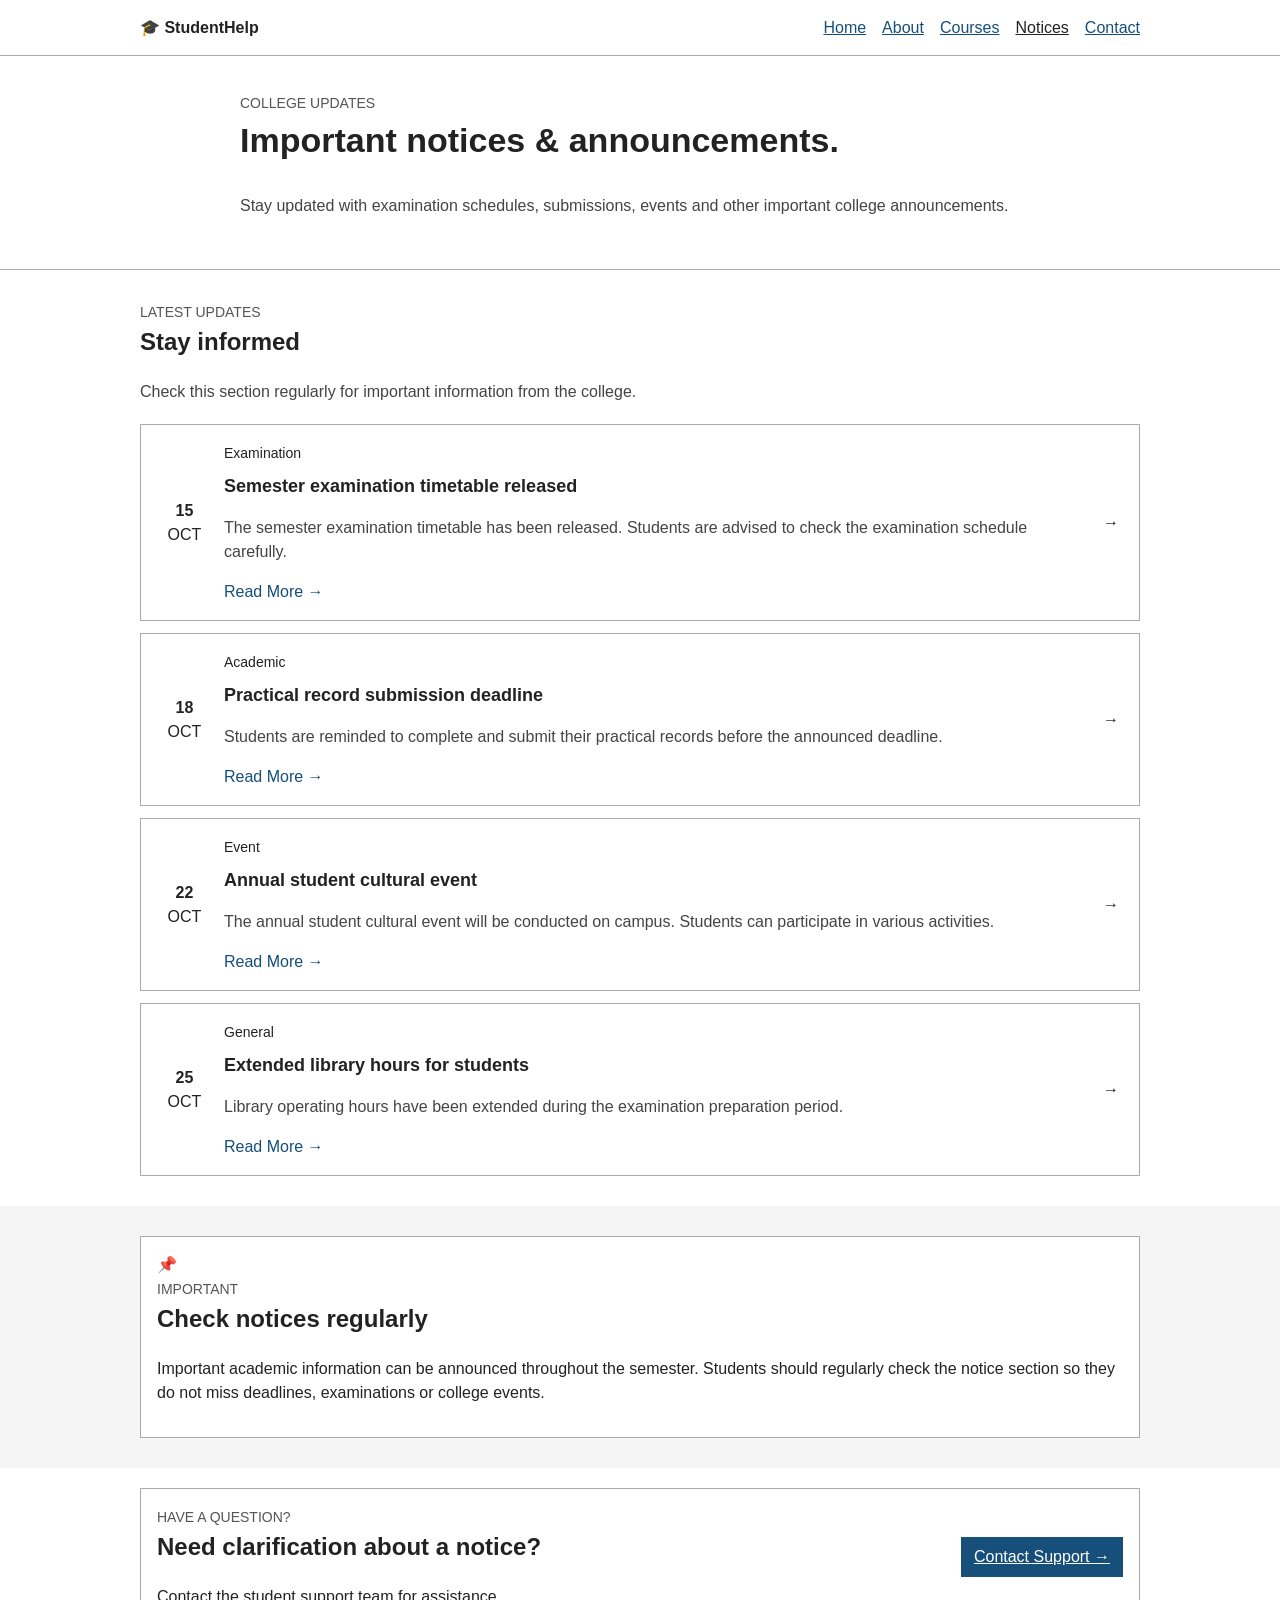
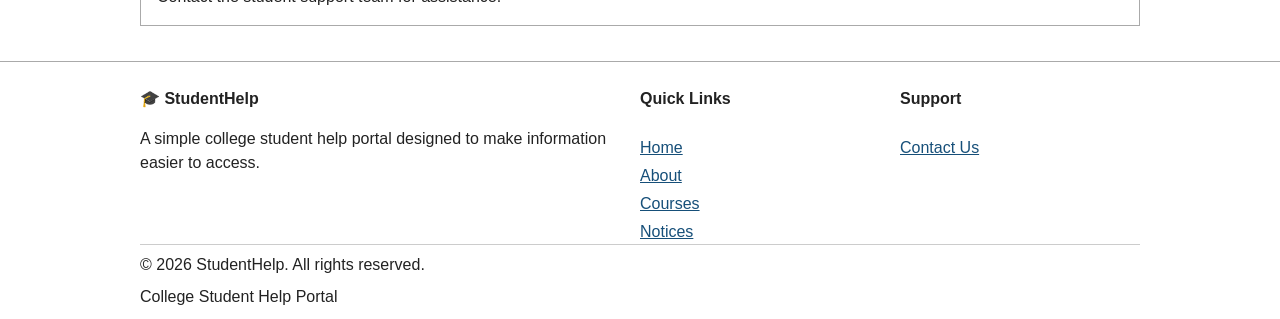
<file: notices.html>
<!DOCTYPE html>
<html lang="en">
<head>
    <meta charset="UTF-8">
    <meta name="viewport" content="width=device-width, initial-scale=1.0">
    <title>Notices | StudentHelp</title>
    <link rel="stylesheet" href="style.css">
</head>
<body>
    <!-- Navigation -->
    <header class="navbar">
        <div class="nav-container">
            <a href="index.html" class="logo">🎓 StudentHelp</a>
            <button class="menu-toggle" onclick="toggleMenu()">☰</button>
            <nav id="navMenu">
                <a href="index.html">Home</a>
                <a href="about.html">About</a>
                <a href="courses.html">Courses</a>
                <a href="notices.html" class="active">Notices</a>
                <a href="contact.html">Contact</a>
            </nav>
        </div>
    </header>
    <main>
        <!-- Page Hero -->
        <section class="page-hero">
            <div>
                <span class="hero-badge">COLLEGE UPDATES</span>
                <h1>
                    Important
                    <span>notices & announcements.</span>
                </h1>
                <p>
                    Stay updated with examination schedules,
                    submissions, events and other important
                    college announcements.
                </p>
            </div>
        </section>
        <!-- Notices Section -->
        <section class="section">
            <div class="section-heading">
                <span class="section-label">LATEST UPDATES</span>
                <h2>Stay informed</h2>
                <p>
                    Check this section regularly for important
                    information from the college.
                </p>
            </div>
            <div class="notices-list">
                <!-- Notice 1 -->
                <div class="notice-card">
                    <div class="notice-date">
                        <strong>15</strong>
                        <span>OCT</span>
                    </div>
                    <div class="notice-info">
                        <span class="notice-category important">
                            Examination
                        </span>
                        <h3>
                            Semester examination timetable released
                        </h3>
                        <p>
                            The semester examination timetable has
                            been released. Students are advised to
                            check the examination schedule carefully.
                        </p>
                        <button
                            class="text-button"
                            onclick="showNotice(
                                'Semester Examination Timetable',
                                'The semester examination timetable has been released. Students should check their respective examination dates, timings and examination halls carefully. Please contact the college office if you have any questions.'
                            )">
                            Read More →
                        </button>
                    </div>
                    <div class="notice-arrow">
                        →
                    </div>
                </div>
                <!-- Notice 2 -->
                <div class="notice-card">
                    <div class="notice-date">
                        <strong>18</strong>
                        <span>OCT</span>
                    </div>
                    <div class="notice-info">
                        <span class="notice-category academic">
                            Academic
                        </span>
                        <h3>
                            Practical record submission deadline
                        </h3>
                        <p>
                            Students are reminded to complete and
                            submit their practical records before
                            the announced deadline.
                        </p>
                        <button
                            class="text-button"
                            onclick="showNotice(
                                'Practical Record Submission',
                                'Students must complete their practical records and submit them to their respective subject teachers before the deadline. Make sure all required experiments and observations are properly completed.'
                            )">
                            Read More →
                        </button>
                    </div>
                    <div class="notice-arrow">
                        →
                    </div>
                </div>
                <!-- Notice 3 -->
                <div class="notice-card">
                    <div class="notice-date">
                        <strong>22</strong>
                        <span>OCT</span>
                    </div>
                    <div class="notice-info">
                        <span class="notice-category event">
                            Event
                        </span>
                        <h3>
                            Annual student cultural event
                        </h3>
                        <p>
                            The annual student cultural event will
                            be conducted on campus. Students can
                            participate in various activities.
                        </p>
                        <button
                            class="text-button"
                            onclick="showNotice(
                                'Annual Student Cultural Event',
                                'The annual student cultural event will include cultural performances, competitions and other student activities. Students interested in participating should contact the event coordinators for registration details.'
                            )">
                            Read More →
                        </button>
                    </div>
                    <div class="notice-arrow">
                        →
                    </div>
                </div>
                <!-- Notice 4 -->
                <div class="notice-card">
                    <div class="notice-date">
                        <strong>25</strong>
                        <span>OCT</span>
                    </div>
                    <div class="notice-info">
                        <span class="notice-category general">
                            General
                        </span>
                        <h3>
                            Extended library hours for students
                        </h3>
                        <p>
                            Library operating hours have been
                            extended during the examination
                            preparation period.
                        </p>
                        <button
                            class="text-button"
                            onclick="showNotice(
                                'Extended Library Hours',
                                'The college library will remain open for extended hours during the examination preparation period. Students are encouraged to use the additional study time and maintain proper library discipline.'
                            )">
                            Read More →
                        </button>
                    </div>
                    <div class="notice-arrow">
                        →
                    </div>
                </div>
            </div>
        </section>
        <!-- Notice Information -->
        <section class="section light-section">
            <div class="notice-info-box">
                <div class="info-box-icon">
                    📌
                </div>
                <div>
                    <span class="section-label">
                        IMPORTANT
                    </span>
                    <h2>
                        Check notices regularly
                    </h2>
                    <p>
                        Important academic information can be
                        announced throughout the semester. Students
                        should regularly check the notice section
                        so they do not miss deadlines, examinations
                        or college events.
                    </p>
                </div>
            </div>
        </section>
        <!-- CTA -->
        <section class="cta-section">
            <div>
                <span class="section-label">
                    HAVE A QUESTION?
                </span>
                <h2>
                    Need clarification about a notice?
                </h2>
                <p>
                    Contact the student support team for assistance.
                </p>
            </div>
            <a href="contact.html" class="btn btn-primary">
                Contact Support →
            </a>
        </section>
    </main>
    <!-- Notice Modal -->
    <div id="noticeModal" class="modal" onclick="closeNotice(event)">
        <div class="modal-content">
            <button
                class="modal-close"
                onclick="closeNotice(event)">
                ×
            </button>
            <div class="modal-icon">
                📢
            </div>
            <span class="section-label">
                COLLEGE NOTICE
            </span>
            <h2 id="modalTitle">
                Notice Title
            </h2>
            <p id="modalText">
                Notice details will appear here.
            </p>
            <button
                class="btn btn-primary"
                onclick="closeNotice(event)">
                Close
            </button>
        </div>
    </div>
    <!-- Footer -->
    <footer class="footer">
        <div class="footer-container">
            <div class="footer-brand">
                <a href="index.html" class="logo">
                    🎓 StudentHelp
                </a>
                <p>
                    A simple college student help portal
                    designed to make information easier to access.
                </p>
            </div>
            <div class="footer-links">
                <h4>Quick Links</h4>
                <a href="index.html">Home</a>
                <a href="about.html">About</a>
                <a href="courses.html">Courses</a>
                <a href="notices.html">Notices</a>
            </div>
            <div class="footer-links">
                <h4>Support</h4>
                <a href="contact.html">Contact Us</a>
            </div>
        </div>
        <div class="footer-bottom">
            <p>
                © 2026 StudentHelp. All rights reserved.
            </p>
            <p>
                College Student Help Portal
            </p>
        </div>
    </footer>
    <script src="script.js?v=2"></script>
</body>
</html>
</file>
<file: style.css>
* { box-sizing: border-box; }
body { margin: 0; color: #222; background: #fff; font: 16px Arial, sans-serif; line-height: 1.5; }
a { color: #164f79; }
img { max-width: 100%; }
button, input, select, textarea { font: inherit; }
h1, h2, h3, h4 { margin-top: 0; }
.nav-container, .footer-container, .footer-bottom { width: 90%; max-width: 1000px; margin: auto; }
.navbar { border-bottom: 1px solid #aaa; }
.nav-container { min-height: 55px; display: flex; align-items: center; justify-content: space-between; }
.logo { color: #222; font-weight: bold; text-decoration: none; }
.nav-container nav { display: flex; gap: 16px; }
.nav-container nav a { color: #164f79; }
.nav-container nav .active { color: #222; }
.menu-toggle { display: none; }
.hero, .section, .notice-strip, .cta-section { width: 90%; max-width: 1000px; margin: 0 auto; }
.hero { display: grid; grid-template-columns: 1fr 1fr; align-items: center; gap: 24px; padding: 45px 0; border-bottom: 1px solid #ccc; }
.hero h1, .page-hero h1 { font-size: 34px; }
.hero-image img { display: block; width: 100%; height: 280px; object-fit: cover; border: 1px solid #aaa; }
.why-image { display: none; }
.content-image img { display: block; width: 100%; height: 280px; object-fit: cover; border: 1px solid #aaa; }
.section { padding: 30px 0; }
.section-heading { margin-bottom: 20px; }
.section-label, .hero-badge { color: #555; font-size: 14px; }
.quick-grid, .feature-grid, .courses-grid, .steps-grid { display: grid; grid-template-columns: repeat(3, 1fr); gap: 12px; }
.quick-card, .info-card, .course-card, .step-card, .notice-card, .contact-form-wrapper, .notice-info-box, .success-card { padding: 16px; border: 1px solid #aaa; background: #fff; }
.quick-card { color: #222; text-decoration: none; }
.quick-card:hover { background: #f3f3f3; }
.quick-card h3, .course-card h3, .info-card h3, .step-card h3, .notice-info h3 { margin: 8px 0; }
.quick-card p, .course-card p, .info-card p, .step-card p, .notice-info p, .hero p, .page-hero p, .section-heading p, .content-text p, .why-content > p { color: #444; }
.card-icon, .course-icon { font-size: 20px; }
.card-link, .course-link, .text-button, .notice-button { color: #164f79; }
.notice-strip, .cta-section { display: flex; align-items: center; justify-content: space-between; gap: 16px; padding: 16px; border: 1px solid #aaa; }
.notice-strip h2, .notice-strip p, .cta-section p { margin-bottom: 0; }
.why-section, .two-column, .contact-layout { display: grid; grid-template-columns: 1fr 1fr; gap: 24px; }
.feature-list, .notices-list, .contact-items { display: flex; flex-direction: column; gap: 12px; }
.feature-item, .contact-item { display: flex; gap: 10px; }
.feature-item p { margin-bottom: 0; }
.cta-section { margin-top: 20px; margin-bottom: 35px; }
.page-hero { padding: 35px 5%; border-bottom: 1px solid #aaa; }
.page-hero > div { max-width: 800px; margin: auto; }
.light-section { width: 100%; max-width: none; padding-right: 5%; padding-left: 5%; background: #f5f5f5; }
.light-section > .section-heading, .light-section > .quick-grid, .light-section > .feature-grid, .light-section > .two-column, .light-section > .notice-info-box { max-width: 1000px; margin-right: auto; margin-left: auto; }
.course-top, .notice-content { display: flex; align-items: center; justify-content: space-between; gap: 12px; }
.course-number, .contact-item span, .form-note { color: #555; }
.course-tags { display: flex; flex-wrap: wrap; gap: 6px; margin: 10px 0; }
.course-tags span { padding: 2px 6px; border: 1px solid #ccc; }
.notice-card { display: grid; grid-template-columns: 55px 1fr 20px; align-items: center; gap: 12px; }
.notice-date { text-align: center; }
.notice-date strong, .notice-date span, .contact-item span, .contact-item strong { display: block; }
.notice-category { font-size: 14px; }
.notice-info h3 { font-size: 18px; }
.text-button { padding: 0; border: 0; background: none; cursor: pointer; }
.modal { position: fixed; inset: 0; z-index: 2; display: none; align-items: center; justify-content: center; padding: 20px; background: #0008; }
.modal.show { display: flex; }
.modal-content { position: relative; width: 100%; max-width: 520px; padding: 24px; background: #fff; }
.modal-close { position: absolute; top: 8px; right: 10px; border: 0; background: none; font-size: 22px; cursor: pointer; }
.contact-info > p, .contact-item span, .contact-item strong { display: block; }
.contact-form-wrapper { padding: 20px; }
.form-header { margin-bottom: 16px; }
.form-row { display: grid; grid-template-columns: 1fr 1fr; gap: 12px; }
.form-group { margin-bottom: 14px; }
.form-group label { display: block; margin-bottom: 4px; }
.form-group input, .form-group select, .form-group textarea { width: 100%; padding: 8px; border: 1px solid #888; }
.form-group textarea { min-height: 110px; }
.form-submit { width: 100%; }
.form-status { margin: 12px 0; color: #164f79; }
.form-status-error { color: #a00; }
.btn { display: inline-block; padding: 7px 12px; border: 1px solid #164f79; }
.btn-primary { color: #fff; background: #164f79; }
.btn-secondary { color: #164f79; background: #fff; }
.success-section { min-height: 65vh; display: grid; place-items: center; padding: 30px 5%; }
.success-card { width: 100%; max-width: 700px; text-align: center; }
#formPreview { position: fixed; top: 50%; left: 50%; z-index: 10; width: min(90%, 700px); max-height: calc(100vh - 40px); margin: 0; overflow-y: auto; transform: translate(-50%, -50%); box-shadow: 0 12px 40px #0004; }
.confirmation-close { position: absolute; top: 8px; right: 12px; padding: 0 8px; border: 0; background: transparent; color: #444; font-size: 28px; line-height: 1; cursor: pointer; }
.confirmation-close:hover { color: #000; }
[hidden] { display: none !important; }
.submitted-details { margin: 18px 0; text-align: left; border: 1px solid #aaa; }
.submitted-row { display: grid; grid-template-columns: 100px 1fr; gap: 10px; padding: 8px; border-bottom: 1px solid #ccc; }
.submitted-row:last-child { border-bottom: 0; }
.submitted-row strong { overflow-wrap: anywhere; }
.success-note { padding: 10px; border: 1px solid #ccc; text-align: left; }
.success-note p { display: inline; }
.success-actions { display: flex; justify-content: center; gap: 10px; }
.footer { padding: 25px 0 10px; border-top: 1px solid #aaa; }
.footer-container { display: grid; grid-template-columns: 2fr 1fr 1fr; gap: 20px; }
.footer-links { display: flex; flex-direction: column; gap: 4px; }
.footer-links a { color: #164f79; }
.footer-bottom { border-top: 1px solid #ccc; }
.footer-bottom p { margin: 8px 0 0; }
@media (max-width: 700px) {
  .menu-toggle { display: block; }
  .nav-container { position: relative; }
  .nav-container nav { position: absolute; top: 55px; right: 0; left: 0; z-index: 1; display: none; flex-direction: column; gap: 8px; padding: 12px; background: #fff; border: 1px solid #aaa; }
  .nav-container nav.show { display: flex; }
  .hero h1, .page-hero h1 { font-size: 28px; }
  .hero, .quick-grid, .feature-grid, .courses-grid, .steps-grid, .why-section, .two-column, .contact-layout, .form-row, .footer-container { grid-template-columns: 1fr; }
  .hero-image img { height: 220px; }
  .notice-strip, .cta-section { align-items: flex-start; flex-direction: column; }
  .notice-card { grid-template-columns: 45px 1fr; }
  .notice-arrow { display: none; }
  .submitted-row { grid-template-columns: 1fr; gap: 2px; }
}
</file>
